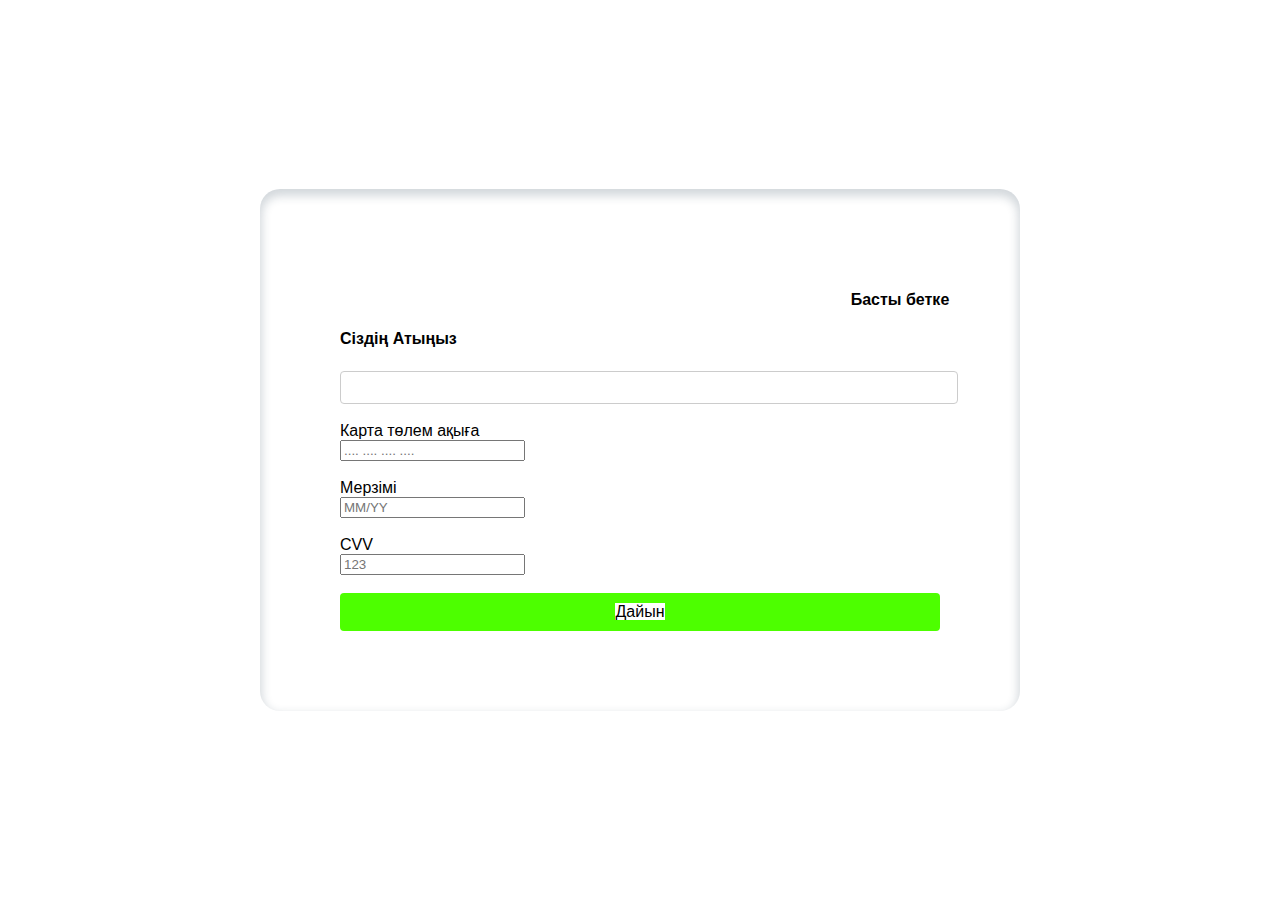
<file: karta.html>
<!DOCTYPE html>
<html lang="en">
  <head>
    <meta charset="UTF-8" />
    <meta name="viewport" content="width=device-width, initial-scale=1.0" />
    <title>Document</title>
    <link rel="stylesheet" href="css/karta.css" />
  </head>
  <body>
    <form class="card-form">
        <a href="index.html">
            <h4>Басты бетке</h4>
        </a>
      <div class="form-group">
        <label for="fname">Сіздің Атыңыз</label><br />
        <input type="text" id="fname" name="fname" required /><br /><br />
      </div>
      <div class="card-group">
        <label for="karta-san">Карта төлем ақыға</label><br />
        <input
          type=""
          name="karta-san"
          placeholder=".... .... .... ...."
          pattern="[0-9]{4}-[0-9]{4}-[0-9]{4}-[0-9]{4}"
          required
        /><br /><br />
      </div>
      <div class="card-group">
        <label for="text">Мерзімі</label><br />
        <input
          type="text"
          maxlength="5"
          placeholder="MM/YY"
          required
        /><br /><br />
      </div>
      <div class="card-group">
        <label for="cvv">CVV</label><br />
        <input
          type="password"
          maxlength="3"
          placeholder="123"
          required
        /><br /><br />
      </div>
      <button class="submit-btn"><a href="jek.html">Дайын</a></button>
    </form>
  </body>
</html>
</file>
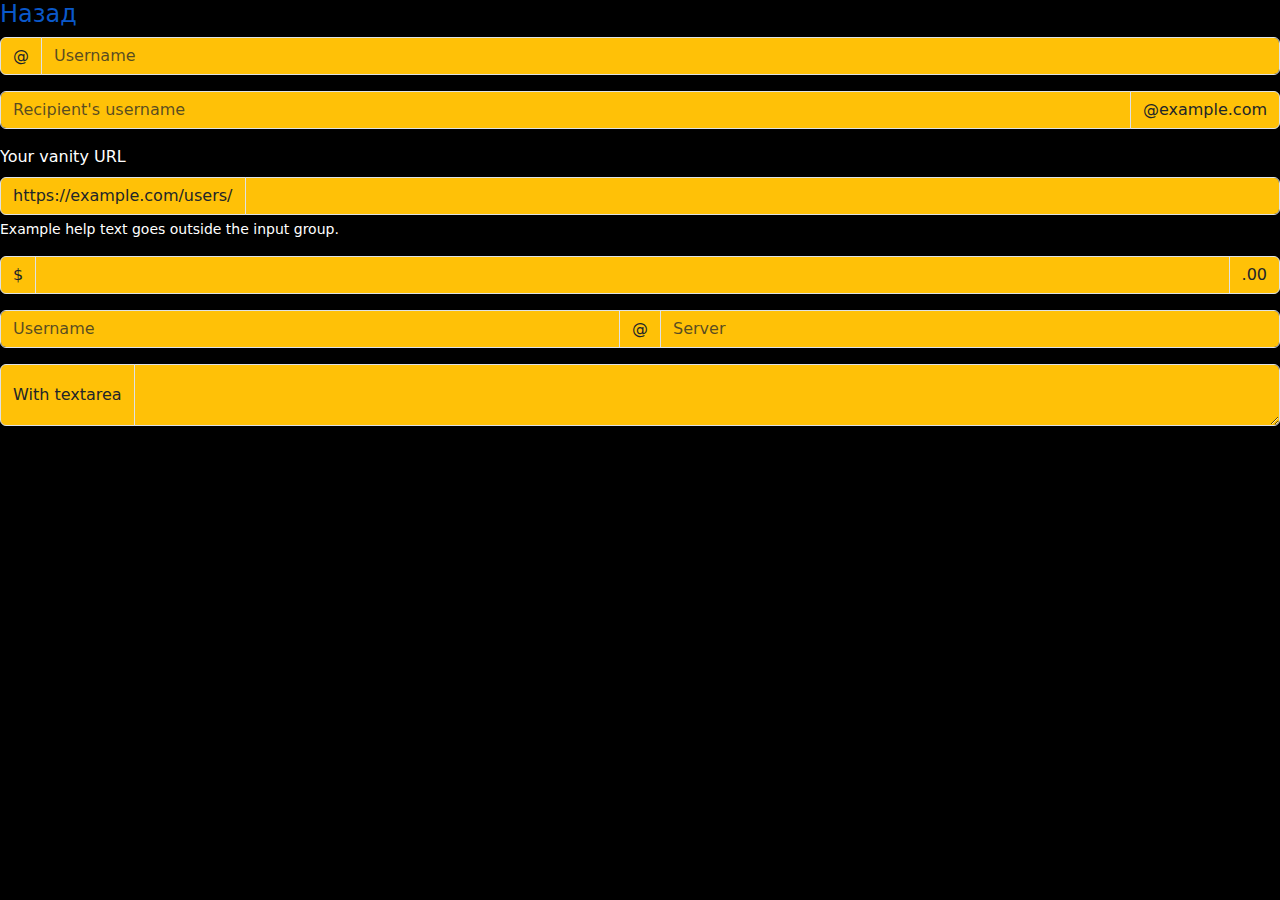
<file: kontakt.html>
<!DOCTYPE html>
<html lang="en">
<head>
    <meta charset="UTF-8">
    <meta name="viewport" content="width=device-width, initial-scale=1.0">
    <title>kontact</title>
    <link href="https://cdn.jsdelivr.net/npm/bootstrap@5.3.3/dist/css/bootstrap.min.css" rel="stylesheet" integrity="sha384-QWTKZyjpPEjISv5WaRU9OFeRpok6YctnYmDr5pNlyT2bRjXh0JMhjY6hW+ALEwIH" crossorigin="anonymous">
    <style>
        body{
            background-color: black;
        }
        a{
            text-decoration: none;
        }
    </style>
</head>
<body>
    <h4><a href="index.html">Назад</a></h4>
    <div class="input-group mb-3">
        <span class="input-group-text bg-warning" id="basic-addon1">@</span>
        <input type="text" class="form-control bg-warning" placeholder="Username" aria-label="Username" aria-describedby="basic-addon1">
      </div>
      
      <div class="input-group mb-3">
        <input type="text" class="form-control bg-warning" placeholder="Recipient's username" aria-label="Recipient's username" aria-describedby="basic-addon2">
        <span class="input-group-text bg-warning" id="basic-addon2">@example.com</span>
      </div>
      
      <div class="mb-3">
        <label for="basic-url" class="form-label text-white">Your vanity URL</label>
        <div class="input-group">
          <span class="input-group-text bg-warning " id="basic-addon3 ">https://example.com/users/</span>
          <input type="text" class="form-control bg-warning" id="basic-url" aria-describedby="basic-addon3 basic-addon4">
        </div>
        <div class="form-text text-white " id="basic-addon4  ">Example help text goes outside the input group.</div>
      </div>
      
      <div class="input-group mb-3 ">
        <span class="input-group-text bg-warning warning-border ">$</span>
        <input type="text" class="form-control bg-warning" aria-label="Amount (to the nearest dollar)">
        <span class="input-group-text bg-warning">.00</span>
      </div>
      
      <div class="input-group mb-3">
        <input type="text" class="form-control bg-warning" placeholder="Username" aria-label="Username">
        <span class="input-group-text bg-warning">@</span>
        <input type="text" class="form-control bg-warning" placeholder="Server" aria-label="Server">
      </div>
      
      <div class="input-group">
        <span class="input-group-text bg-warning">With textarea</span>
        <textarea class="form-control bg-warning" aria-label="With textarea"></textarea>
      </div>
</body>
</html>
</file>
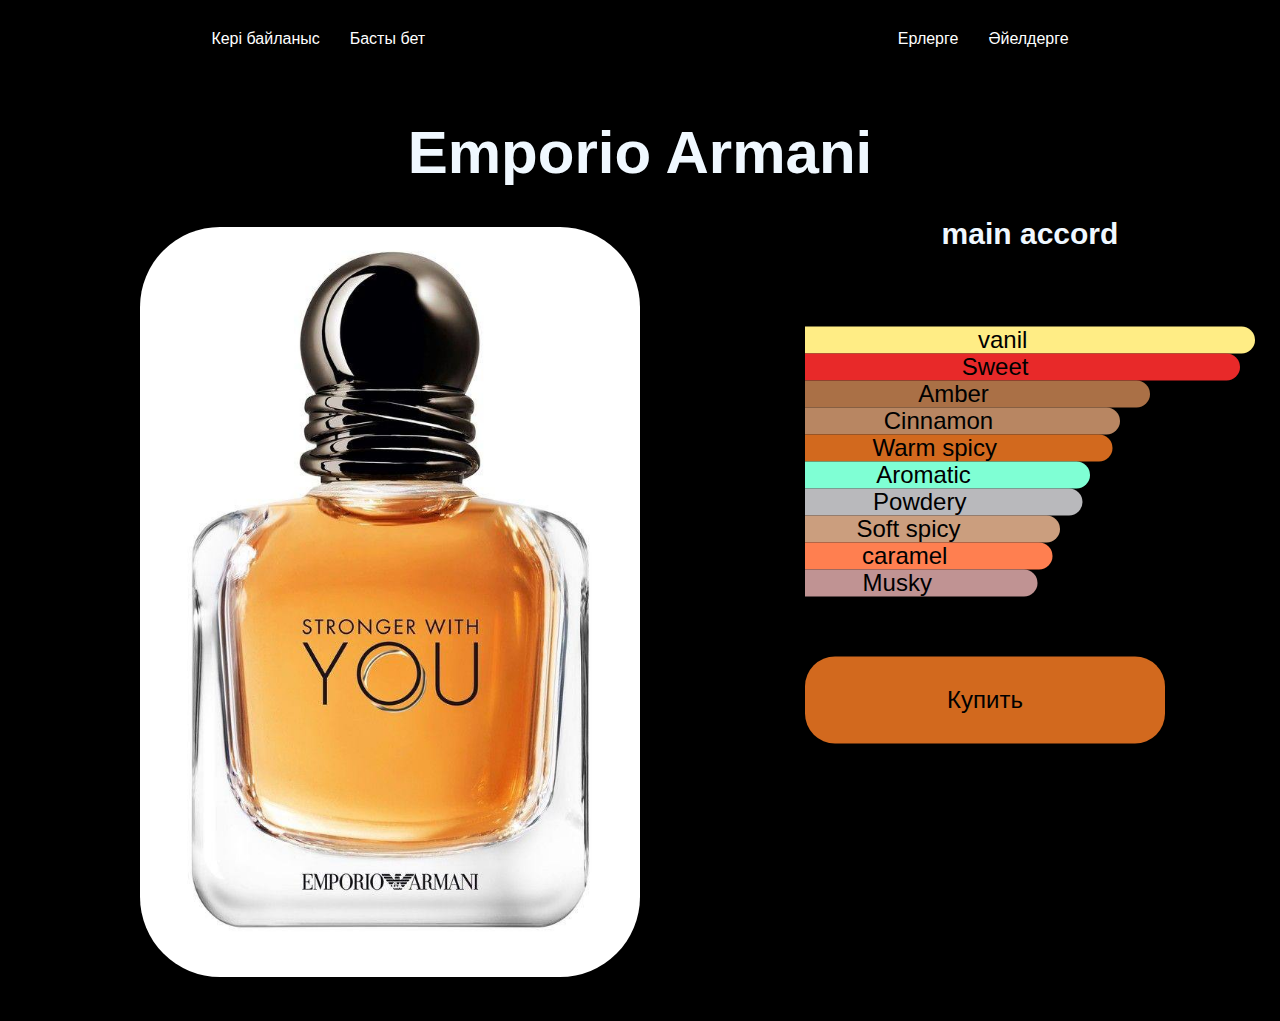
<file: zakaz.html>
<!DOCTYPE html>
<html lang="en">
<head>
    <meta charset="UTF-8">
    <meta name="viewport" content="width=device-width, initial-scale=1.0">
    <title>ZAKAZ</title>
    <link rel="stylesheet" href="css/zakaz.css">
</head>
<body>
    <header>
        <nav class="div-boxx">
          <div class="a-box1">
            <a class="txt-1 txt" href="kontakt.html">Кері байланыс</a>
            <a class="txt-2 txt" href="index.html">Басты бет</a>
          </div>
          <div class="a-box2">
            <a class="txt-3 txt" href="mujiskoi.html">Ерлерге</a>
            <a class="txt-4 txt" href="jenskii.html">Әйелдерге</a>
          </div>
        </nav>
      </header> 
      <section>
        <h1 style="text-align: center;">Emporio Armani</h1>
        <div class="detail-box">
          <div class="div-img">
            <img class="imgg" src="images/perfume1.jpg" alt="404">
          </div>
          <div class="card-box">
            <h3>main accord</h3>
            <div class="card-1 main-accourds">
              <p>vanil <u class="p-p1">70%</u></p>
            </div>
            <div class="card-2 main-accourds">
              <p>Sweet <u class="p-p2">65%</u></p>
            </div>
            <div class="card-3 main-accourds">
              <p>Amber<u class="p-p3">50%</u></p>
            </div>
            <div class="card-4 main-accourds">
              <p>Cinnamon<u class="p-p4">43%</u></p>
            </div>
            <div class="card-5 main-accourds">
              <p>Warm spicy<u class="p-p5">38%</u></p>
            </div>
            <div class="card-6 main-accourds">
              <p>Aromatic<u class="p-p6">37%</u></p>
            </div>
            <div class="card-7 main-accourds">
              <p>Powdery<u class="p-p7">30%</u></p>
            </div>
            <div class="card-8 main-accourds">
              <p>Soft spicy<u class="p-p8">27%</u></p>
            </div>
            <div class="card-9 main-accourds">
              <p>caramel<u class="p-p9">25%</u></p>
            </div>
            <div class="card-10 main-accourds">
              <p>Musky<u class="p-p10">15%</u></p>
            </div>
            <div class="kupit">
              <a class="kupit-a" href="karta.html">Купить</a>
            </div>  
          </div>
        </div>
         
      </section>
</body>
</html>
</file>
<file: css/karta.css>
body {
    font-family: Arial, sans-serif;
    display: flex;
    justify-content: center;
    align-items: center;
    height: 100vh;
    margin: 0;
    background: url(https://png.pngtree.com/background/20210710/original/pngtree-technology-sense-shines-lines-around-advertising-background-picture-image_978492.jpg);
    background-position: center;
    background-repeat: no-repeat;
    background-size: cover;

}

a{
    background-color: white;
    text-decoration: none ;
    color: #000000;
}

h4{
    background-color: white;
    width: 20%;
    
    text-align: center;
    border-radius: 20px;
    margin-left: 500px;
    
}

.card-form {
    background:url(https://img.freepik.com/free-photo/geometric-background-yellow-and-black_23-2147668494.jpg?size=626&ext=jpg);
    background-position: center;
    background-repeat: no-repeat;
    background-size: cover;
    padding: 80px;
    border-radius: 20px;
    box-shadow: 0px 5px 10px 2px rgba(34, 60, 80, 0.2) inset;
    width: 600px;
}
.form-group label {
    display: block;
    margin-bottom: 5px;
    font-weight: bold;
}
.form-group input {
    color: white;
    width: 100%;
    padding: 8px;
    border: 1px solid #ccc;
    border-radius: 4px;
}
.form-group input:focus {
    outline: none;
    border-color: #007bff;
}
.submit-btn {
    background-color: #4dff00;
    color: rgb(0, 0, 0);
    padding: 10px;
    border: none;
    border-radius: 4px;
    cursor: pointer;
    width: 100%;
    font-size: 16px;
}
.submit-btn:hover {
    background: linear-gradient(to right, #000000, #ff9500);
}
</file>
<file: css/zakaz.css>
*{
    margin: 0;
    font-family:'Franklin Gothic Medium', 'Arial Narrow', Arial, sans-serif;
}

header{
    padding-bottom: 40px;
    transition-duration: 3s;
    background-color:black ;
}

body{
    background-color: black;
}

.div-boxx{
    display: flex;
    justify-content: space-around;
    column-gap: 50px;
    padding-top: 30px;
}

.a-box1{
    display: flex;
    gap: 30px;
}

.a-box2{
    display: flex;
    gap: 30px;
}

.txt{
    text-decoration: none;
    color: rgb(255, 255, 255);

}

.txt:hover{
    color: chocolate;
    border-bottom: 2px solid rgb(80, 33, 0);
}




.div-img{
    border-radius: 20px;
}

.imgg{
    width: 500px;
    padding: 40px;
    border-radius: 120px;
}

.detail-box{
    display: flex;
    justify-content: space-around;
}


.main-accourds{
    border-top-right-radius:20px ;
    border-bottom-right-radius: 20px;
}

.card-box{
    height: 600px;
    padding-top: 120px;
    padding-bottom: 0 ;
    transform: scale(1.5);
    box-sizing: border-box;
}

h1{
    padding-top: 30px;
    font-size: 60px;
    color: aliceblue;
}

h3{
    text-align: center;
    font-size: 20px;
    padding-bottom: 50px;
    color: aliceblue;
}

.p-p1{
    opacity: 0%;
    text-decoration: none;
    transition-duration: 1s;
}

.card-1{
    background-color: rgb(255, 237, 133);
    text-align: center;
    width: 300px;
    transition-duration: 1s;
}

.card-1:hover .p-p1{
    opacity: 100%;
    padding: 10px;
}

.card-1:hover{
    transform: scale(1.2);
    padding: 10px;
}

.card-2{
    background-color: rgb(232, 41, 41);
    text-align: center;
    width: 290px;
    transition-duration: 1s;
}

.p-p2{
    opacity: 0%;
    text-decoration: none;
    transition-duration: 2s;
}

.card-2:hover .p-p2{
    opacity: 100%;
    padding: 10px;
}

.card-2:hover{
    transform: scale(1.2);
    padding: 10px;
}

.card-3{
    background-color: rgb(170, 112, 70);
    text-align: center;
    width: 230px;
    transition-duration: 1s;
}

.p-p3{
    opacity: 0%;
    text-decoration: none;
    transition-duration: 2s;
}

.card-3:hover .p-p3{
    opacity: 100%;
    padding: 10px;
}

.card-3:hover{
    transform: scale(1.2);
    padding: 10px;
}

.card-4{
    background-color: rgb(184, 134, 98);
    text-align: center;
    width: 210px;
    transition-duration: 1s;
}

.p-p4{
    opacity: 0%;
    text-decoration: none;
    transition-duration: 2s;
}

.card-4:hover .p-p4{
    opacity: 100%;
    padding: 10px;
}

.card-4:hover{
    transform: scale(1.2);
    padding: 10px;
}

.card-5{
    background-color: chocolate;
    text-align: center;
    width: 205px;
    transition-duration: 1s;
}

.p-p5{
    opacity: 0%;
    text-decoration: none;
    transition-duration: 2s;
}

.card-5:hover .p-p5{
    opacity: 100%;
    padding: 10px;
}

.card-5:hover{
    transform: scale(1.2);
    padding: 10px;
}

.card-6{
    background-color: aquamarine;
    text-align: center;
    width: 190px;
    transition-duration: 1s;
}

.p-p6{
    opacity: 0%;
    text-decoration: none;
    transition-duration: 2s;
}

.card-6:hover .p-p6{
    opacity: 100%;
    padding: 10px;
}

.card-6:hover{
    transform: scale(1.2);
    padding: 10px;
}

.card-7{
    background-color: rgb(185, 185, 188);
    text-align: center;
    width: 185px;
    transition-duration: 1s;
}

.p-p7{
    opacity: 0%;
    text-decoration: none;
    transition-duration: 2s;
}

.card-7:hover .p-p7{
    opacity: 100%;
    padding: 10px;
}

.card-7:hover{
    transform: scale(1.2);
    padding: 10px;
}

.card-8{
    background-color: rgb(203, 158, 126);
    text-align: center;
    width: 170px;
    transition-duration: 1s;
}

.p-p8{
    opacity: 0%;
    text-decoration: none;
    transition-duration: 2s;
}

.card-8:hover .p-p8{
    opacity: 100%;
    padding: 10px;
}

.card-8:hover{
    transform: scale(1.2);
    padding: 10px;
}

.card-9{
    background-color: coral;
    text-align: center;
    width: 165px;
    transition-duration: 1s;
}

.p-p9{
    opacity: 0%;
    text-decoration: none;
    transition-duration: 2s;
}

.card-9:hover .p-p9{
    opacity: 100%;
    padding: 10px;
}

.card-9:hover{
    transform: scale(1.2);
    padding: 10px;
}

.card-10{
    background-color: rgb(192, 147, 147);
    text-align: center;
    width: 155px;
    transition-duration: 1s;
}

.p-p10{
    opacity: 0%;
    text-decoration: none;
    transition-duration: 2s;
}

.card-10:hover .p-p10{
    opacity: 100%;
    padding: 10px;
}

.card-10:hover{
    transform: scale(1.2);
    padding: 10px;
}

.kupit{
    margin-top: 40px;
    padding: 20px;
    background-color: chocolate;
    text-align: center;
    width: 200px;
    border-radius: 20px;
}

.kupit-a{
    color: rgb(0, 0, 0);
    text-decoration: none;
    width: 200px;
    text-align: center;
}
</file>
